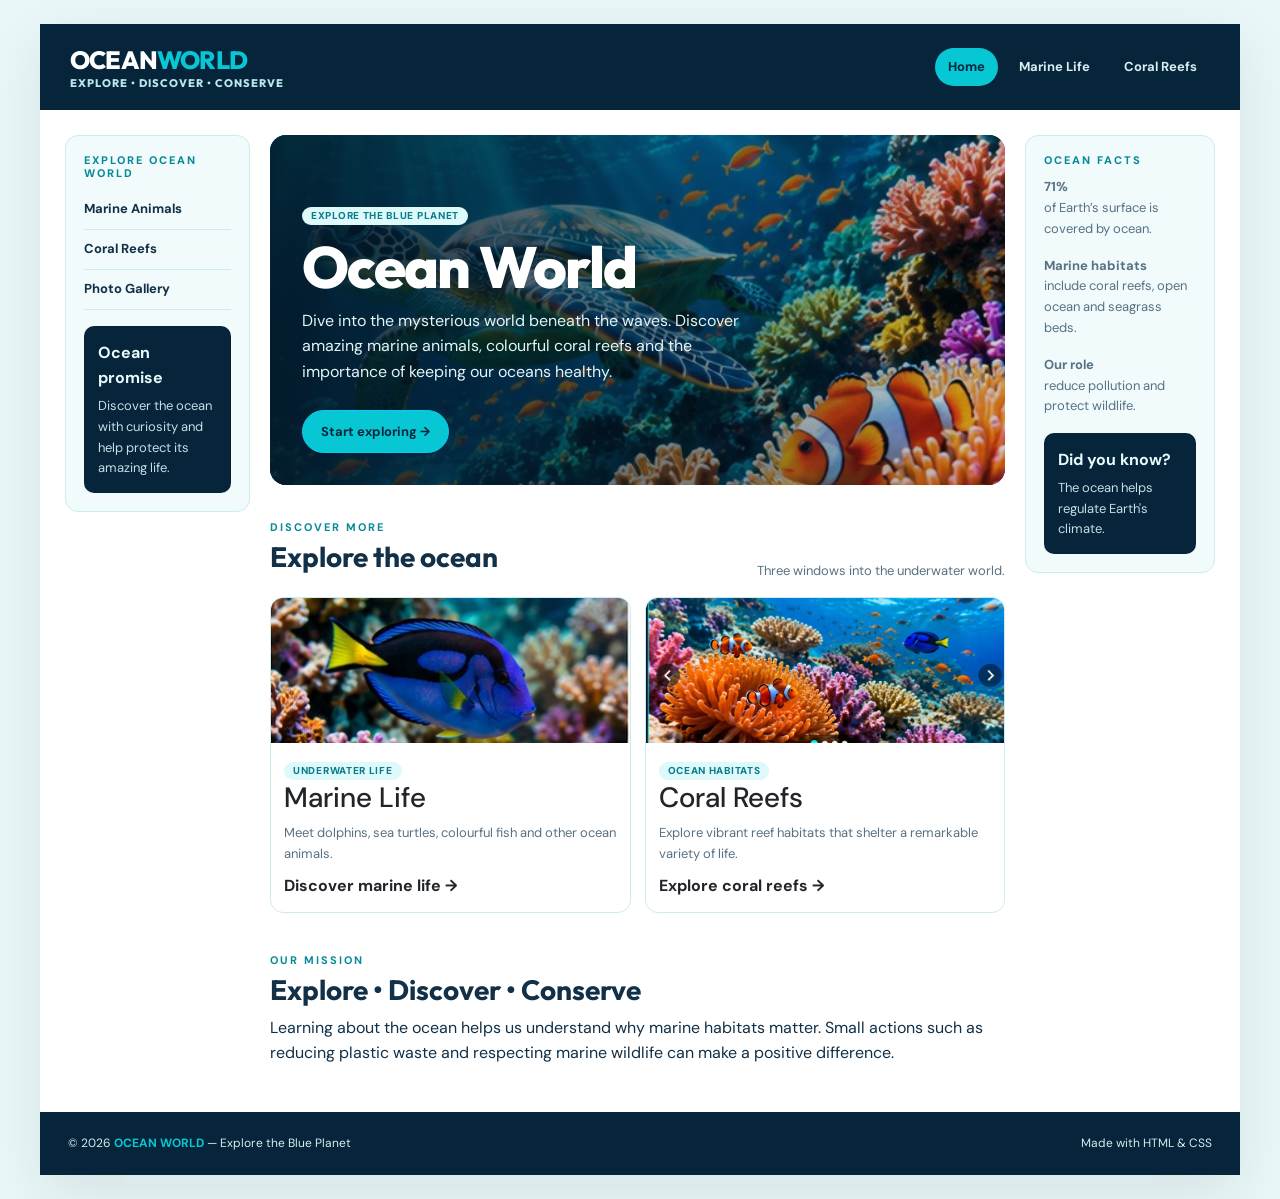
<file: index.html>
<!DOCTYPE html>
<html lang="en">
<head>
    <meta charset="UTF-8">
    <meta name="viewport" content="width=device-width, initial-scale=1.0">
    <title>Ocean World | Explore the Blue Planet</title>
    <link href="https://cdn.jsdelivr.net/npm/bootstrap@5.3.3/dist/css/bootstrap.min.css" rel="stylesheet" integrity="sha384-QWTKZyjpPEjISv5WaRU9OFeRpok6YctnYmDr5pNlyT2bRjXh0JMhjY6hW+ALEwIH" crossorigin="anonymous">
    <link rel="stylesheet" href="styles/main.css">
</head>
<body>
<div class="site container-fluid px-0">

<header class="d-flex flex-wrap align-items-center justify-content-between gap-3">
    <a class="brand" href="index.html">OCEAN<span>WORLD</span><small class="tagline">EXPLORE • DISCOVER • CONSERVE</small></a>
    <nav class="d-flex flex-wrap align-items-center gap-2">
        <a class="active" href="index.html">Home</a>
        <a href="marine-life.html">Marine Life</a>
        <a href="coral-reefs.html">Coral Reefs</a>
    </nav>
</header>

<div class="home-layout">
    <aside>
        <h3>Explore Ocean World</h3>
        <a class="side-link" href="marine-life.html">Marine Animals</a>
        <a class="side-link" href="coral-reefs.html">Coral Reefs</a>
        <a class="side-link" href="coral-reefs.html#gallery">Photo Gallery</a>
        <div class="mini-note">
            <b>Ocean promise</b>
            <p>Discover the ocean with curiosity and help protect its amazing life.</p>
        </div>
    </aside>

    <main>
        <section class="hero">
            <img class="img-fluid" src="images/ocean-hero.jpg" alt="Sea turtle swimming in clear blue ocean water">
            <div class="hero-copy">
                <span class="pill badge rounded-pill">EXPLORE THE BLUE PLANET</span>
                <h1>Ocean World</h1>
                <p>Dive into the mysterious world beneath the waves. Discover amazing marine animals, colourful coral reefs and the importance of keeping our oceans healthy.</p>
                <a class="button btn btn-info rounded-pill fw-bold" href="marine-life.html">Start exploring →</a>
            </div>
        </section>

        <section class="section">
            <div class="section-head">
                <div>
                    <span class="eyebrow text-uppercase fw-bold">Discover more</span>
                    <h2>Explore the ocean</h2>
                </div>
                <p>Three windows into the underwater world.</p>
            </div>

            <div class="cards">
                <article class="card">
                    <img class="img-fluid" src="images/blue-fish.jpg" alt="Blue tropical fish underwater">
                    <div class="pad">
                        <span class="pill badge rounded-pill">UNDERWATER LIFE</span>
                        <h3>Marine Life</h3>
                        <p>Meet dolphins, sea turtles, colourful fish and other ocean animals.</p>
                        <a href="marine-life.html"><b>Discover marine life →</b></a>
                    </div>
                </article>

                <article class="card">
                    <img class="img-fluid" src="images/coral-reef.jpg" alt="Colourful coral reef">
                    <div class="pad">
                        <span class="pill badge rounded-pill">OCEAN HABITATS</span>
                        <h3>Coral Reefs</h3>
                        <p>Explore vibrant reef habitats that shelter a remarkable variety of life.</p>
                        <a href="coral-reefs.html"><b>Explore coral reefs →</b></a>
                    </div>
                </article>
            </div>
        </section>

        <section class="section">
            <span class="eyebrow text-uppercase fw-bold">Our mission</span>
            <h2>Explore • Discover • Conserve</h2>
            <p>Learning about the ocean helps us understand why marine habitats matter. Small actions such as reducing plastic waste and respecting marine wildlife can make a positive difference.</p>
        </section>
    </main>

    <aside>
        <h3>Ocean facts</h3>
        <p><b>71%</b><br>of Earth’s surface is covered by ocean.</p>
        <p><b>Marine habitats</b><br>include coral reefs, open ocean and seagrass beds.</p>
        <p><b>Our role</b><br>reduce pollution and protect wildlife.</p>
        <div class="mini-note">
            <b>Did you know?</b>
            <p>The ocean helps regulate Earth's climate.</p>
        </div>
    </aside>
</div>

<footer class="d-flex flex-wrap align-items-center justify-content-between gap-3">
    <span>© 2026 <strong>OCEAN WORLD</strong> — Explore the Blue Planet</span>
    <span>Made with HTML & CSS</span>
</footer>

</div>
</body>
</html>
</file>
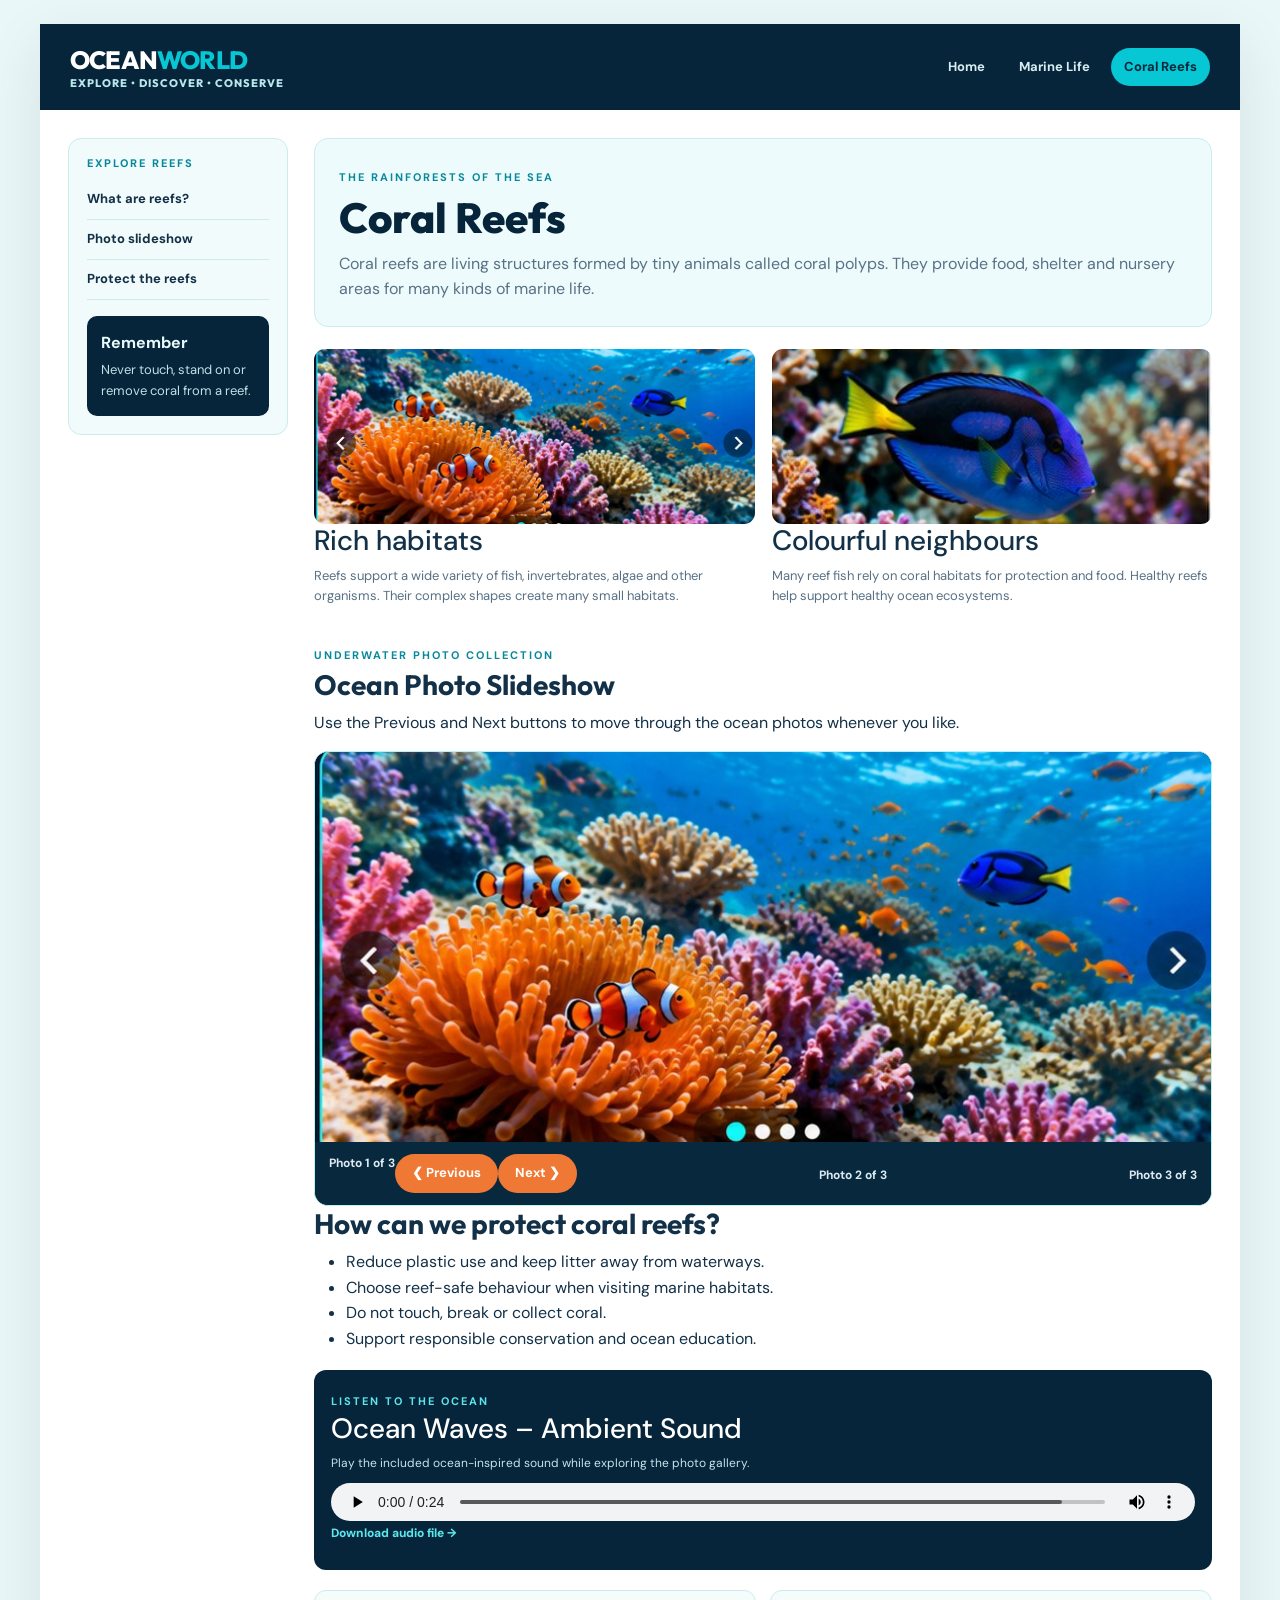
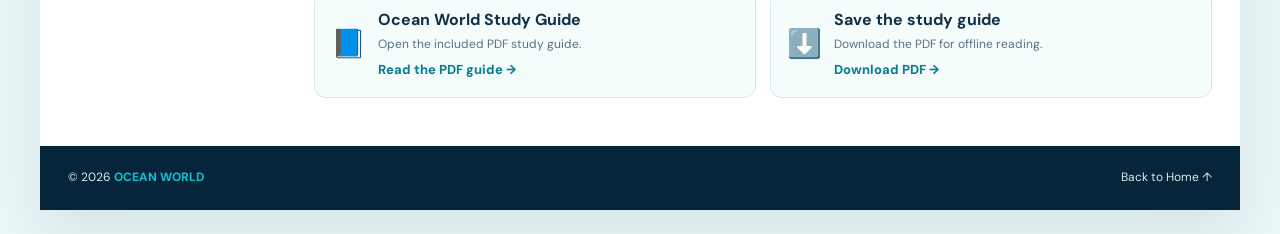
<file: coral-reefs.html>
<!DOCTYPE html>
<html lang="en">
<head>
    <meta charset="UTF-8">
    <meta name="viewport" content="width=device-width, initial-scale=1.0">
    <title>Coral Reefs | Ocean World</title>
    <link href="https://cdn.jsdelivr.net/npm/bootstrap@5.3.3/dist/css/bootstrap.min.css" rel="stylesheet" integrity="sha384-QWTKZyjpPEjISv5WaRU9OFeRpok6YctnYmDr5pNlyT2bRjXh0JMhjY6hW+ALEwIH" crossorigin="anonymous">
    <link rel="stylesheet" href="styles/content.css">
</head>
<body>
<div class="site container-fluid px-0">

<header class="d-flex flex-wrap align-items-center justify-content-between gap-3">
    <a class="brand" href="index.html">OCEAN<span>WORLD</span><small class="tagline">EXPLORE • DISCOVER • CONSERVE</small></a>
    <nav class="d-flex flex-wrap align-items-center gap-2">
        <a href="index.html">Home</a>
        <a href="marine-life.html">Marine Life</a>
        <a class="active" href="coral-reefs.html">Coral Reefs</a>
    </nav>
</header>

<div class="content-layout">
    <aside>
        <h3>Explore reefs</h3>
        <a class="side-link" href="#about">What are reefs?</a>
        <a class="side-link" href="#gallery">Photo slideshow</a>
        <a class="side-link" href="#protect">Protect the reefs</a>
        <div class="mini-note">
            <b>Remember</b>
            <p>Never touch, stand on or remove coral from a reef.</p>
        </div>
    </aside>

    <main>
        <section class="page-intro" id="about">
            <span class="eyebrow text-uppercase fw-bold">The rainforests of the sea</span>
            <h1>Coral Reefs</h1>
            <p>Coral reefs are living structures formed by tiny animals called coral polyps. They provide food, shelter and nursery areas for many kinds of marine life.</p>
        </section>

        <div class="article-grid">
            <article>
                <img class="img-fluid" src="images/coral-reef.jpg" alt="Colourful coral reef underwater">
                <h3>Rich habitats</h3>
                <p>Reefs support a wide variety of fish, invertebrates, algae and other organisms. Their complex shapes create many small habitats.</p>
            </article>

            <article>
                <img class="img-fluid" src="images/blue-fish.jpg" alt="Blue tropical fish swimming">
                <h3>Colourful neighbours</h3>
                <p>Many reef fish rely on coral habitats for protection and food. Healthy reefs help support healthy ocean ecosystems.</p>
            </article>
        </div>

        <section id="gallery">
            <span class="eyebrow text-uppercase fw-bold">Underwater photo collection</span>
            <h2>Ocean Photo Slideshow</h2>
            <p>Use the Previous and Next buttons to move through the ocean photos whenever you like.</p>

            <div class="manual-slider" aria-label="Manual ocean photo slideshow">
                <input type="radio" name="ocean-slides" id="ocean-slide-1" checked>
                <input type="radio" name="ocean-slides" id="ocean-slide-2">
                <input type="radio" name="ocean-slides" id="ocean-slide-3">

                <div class="slide-window">
                    <img class="slide-photo photo-1" src="images/coral-reef.jpg" alt="Colourful coral reef with tropical fish">
                    <img class="slide-photo photo-2" src="images/marine-life.jpg" alt="Marine life swimming underwater">
                    <img class="slide-photo photo-3" src="images/diver.jpg" alt="Scuba diver exploring the ocean">
                </div>

                <div class="slide-controls">
                    <div class="controls-1">
                        <span class="slide-count">Photo 1 of 3</span>
                        <label for="ocean-slide-3">❮ Previous</label>
                        <label for="ocean-slide-2">Next ❯</label>
                    </div>

                    <div class="controls-2">
                        <label for="ocean-slide-1">❮ Previous</label>
                        <span class="slide-count">Photo 2 of 3</span>
                        <label for="ocean-slide-3">Next ❯</label>
                    </div>

                    <div class="controls-3">
                        <label for="ocean-slide-2">❮ Previous</label>
                        <span class="slide-count">Photo 3 of 3</span>
                        <label for="ocean-slide-1">Next ❯</label>
                    </div>
                </div>
            </div>
        </section>

        <section id="protect">
            <h2>How can we protect coral reefs?</h2>
            <ul>
                <li>Reduce plastic use and keep litter away from waterways.</li>
                <li>Choose reef-safe behaviour when visiting marine habitats.</li>
                <li>Do not touch, break or collect coral.</li>
                <li>Support responsible conservation and ocean education.</li>
            </ul>
        </section>

        <section class="audio-box" id="audio-resource">
            <span class="eyebrow text-uppercase fw-bold" style="color:#5ce6eb">Listen to the ocean</span>
            <h3>Ocean Waves – Ambient Sound</h3>
            <p>Play the included ocean-inspired sound while exploring the photo gallery.</p>
            <audio controls preload="metadata">
                <source src="audio/ocean-waves.wav" type="audio/wav">
                Your browser does not support audio playback.
            </audio>
            <p><a href="audio/ocean-waves.wav" download style="color:#5ce6eb;font-weight:800">Download audio file →</a></p>
        </section>

        <div class="resource-row">
            <div class="resource">
                <span class="symbol">📘</span>
                <div>
                    <b>Ocean World Study Guide</b>
                    <p>Open the included PDF study guide.</p>
                    <a href="pdf/Ocean_World_Study_Guide.pdf" target="_blank" rel="noopener">Read the PDF guide →</a>
                </div>
            </div>

            <div class="resource">
                <span class="symbol">⬇️</span>
                <div>
                    <b>Save the study guide</b>
                    <p>Download the PDF for offline reading.</p>
                    <a href="pdf/Ocean_World_Study_Guide.pdf" download>Download PDF →</a>
                </div>
            </div>
        </div>
    </main>
</div>

<footer class="d-flex flex-wrap align-items-center justify-content-between gap-3">
    <span>© 2026 <strong>OCEAN WORLD</strong></span>
    <span><a href="index.html">Back to Home ↑</a></span>
</footer>

</div>
</body>
</html>
</file>
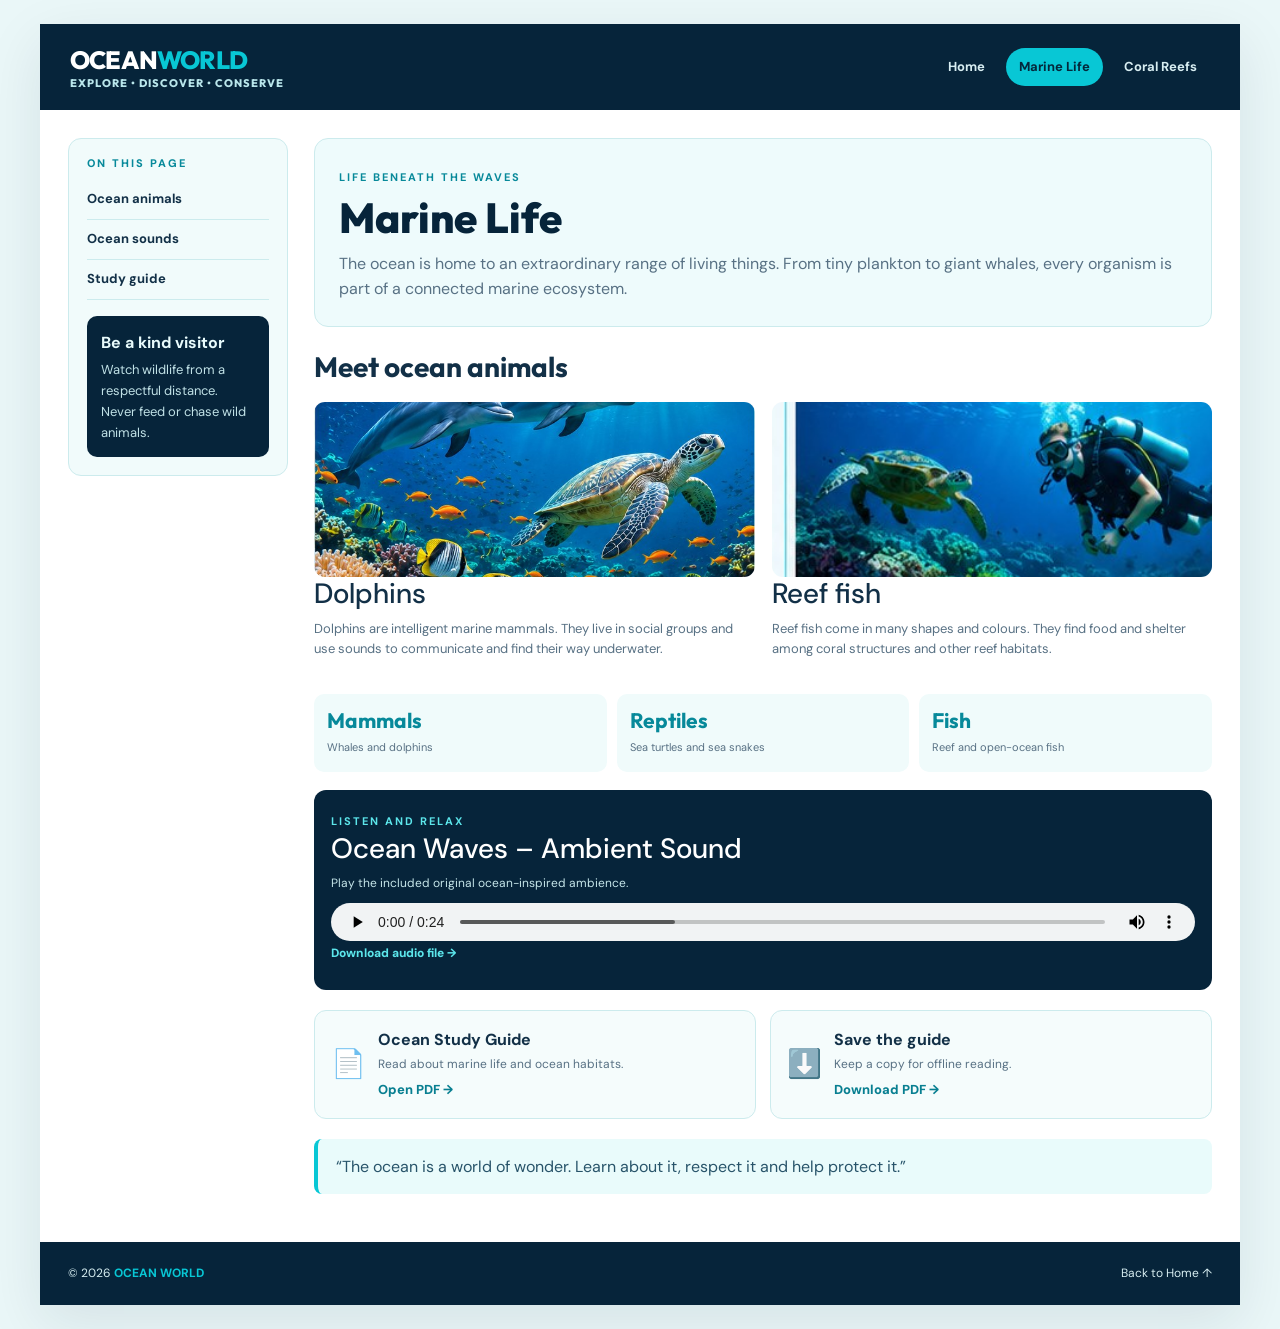
<file: marine-life.html>
<!DOCTYPE html>
<html lang="en">
<head>
    <meta charset="UTF-8">
    <meta name="viewport" content="width=device-width, initial-scale=1.0">
    <title>Marine Life | Ocean World</title>
    <link href="https://cdn.jsdelivr.net/npm/bootstrap@5.3.3/dist/css/bootstrap.min.css" rel="stylesheet" integrity="sha384-QWTKZyjpPEjISv5WaRU9OFeRpok6YctnYmDr5pNlyT2bRjXh0JMhjY6hW+ALEwIH" crossorigin="anonymous">
    <link rel="stylesheet" href="styles/content.css">
</head>
<body>
<div class="site container-fluid px-0">

<header class="d-flex flex-wrap align-items-center justify-content-between gap-3">
    <a class="brand" href="index.html">OCEAN<span>WORLD</span><small class="tagline">EXPLORE • DISCOVER • CONSERVE</small></a>
    <nav class="d-flex flex-wrap align-items-center gap-2">
        <a href="index.html">Home</a>
        <a class="active" href="marine-life.html">Marine Life</a>
        <a href="coral-reefs.html">Coral Reefs</a>
    </nav>
</header>

<div class="content-layout">
    <aside>
        <h3>On this page</h3>
        <a class="side-link" href="#animals">Ocean animals</a>
        <a class="side-link" href="#sound">Ocean sounds</a>
        <a class="side-link" href="#resources">Study guide</a>
        <div class="mini-note">
            <b>Be a kind visitor</b>
            <p>Watch wildlife from a respectful distance. Never feed or chase wild animals.</p>
        </div>
    </aside>

    <main>
        <section class="page-intro">
            <span class="eyebrow text-uppercase fw-bold">Life beneath the waves</span>
            <h1>Marine Life</h1>
            <p>The ocean is home to an extraordinary range of living things. From tiny plankton to giant whales, every organism is part of a connected marine ecosystem.</p>
        </section>

        <section id="animals">
            <h2>Meet ocean animals</h2>
            <div class="article-grid">
                <article>
                    <img class="img-fluid" src="images/marine-life.jpg" alt="Dolphins and sea turtle in a coral reef">
                    <h3>Dolphins</h3>
                    <p>Dolphins are intelligent marine mammals. They live in social groups and use sounds to communicate and find their way underwater.</p>
                </article>

                <article>
                    <img class="img-fluid" src="images/diver.jpg" alt="Scuba diver exploring a reef">
                    <h3>Reef fish</h3>
                    <p>Reef fish come in many shapes and colours. They find food and shelter among coral structures and other reef habitats.</p>
                </article>
            </div>

            <div class="facts">
                <div class="fact">
                    <strong>Mammals</strong>
                    <span>Whales and dolphins</span>
                </div>
                <div class="fact">
                    <strong>Reptiles</strong>
                    <span>Sea turtles and sea snakes</span>
                </div>
                <div class="fact">
                    <strong>Fish</strong>
                    <span>Reef and open-ocean fish</span>
                </div>
            </div>
        </section>

        <section class="audio-box" id="sound">
            <span class="eyebrow text-uppercase fw-bold" style="color:#5ce6eb">Listen and relax</span>
            <h3>Ocean Waves – Ambient Sound</h3>
            <p>Play the included original ocean-inspired ambience.</p>
            <audio controls preload="metadata">
                <source src="audio/ocean-waves.wav" type="audio/wav">
                Your browser does not support audio playback.
            </audio>
            <p><a href="audio/ocean-waves.wav" download style="color:#5ce6eb;font-weight:800">Download audio file →</a></p>
        </section>

        <section class="resource-row" id="resources">
            <div class="resource">
                <span class="symbol">📄</span>
                <div>
                    <b>Ocean Study Guide</b>
                    <p>Read about marine life and ocean habitats.</p>
                    <a href="pdf/Ocean_World_Study_Guide.pdf" target="_blank">Open PDF →</a>
                </div>
            </div>

            <div class="resource">
                <span class="symbol">⬇️</span>
                <div>
                    <b>Save the guide</b>
                    <p>Keep a copy for offline reading.</p>
                    <a href="pdf/Ocean_World_Study_Guide.pdf" download>Download PDF →</a>
                </div>
            </div>
        </section>

        <div class="quote">“The ocean is a world of wonder. Learn about it, respect it and help protect it.”</div>
    </main>
</div>

<footer class="d-flex flex-wrap align-items-center justify-content-between gap-3">
    <span>© 2026 <strong>OCEAN WORLD</strong></span>
    <span><a href="index.html">Back to Home ↑</a></span>
</footer>

</div>
</body>
</html>
</file>
<file: styles/main.css>
@import url('https://fonts.googleapis.com/css2?family=DM+Sans:wght@400;500;600;700&family=Outfit:wght@500;600;700;800&display=swap');

:root {
    --navy: #06243a;
    --deep: #031827;
    --teal: #08c7d5;
    --aqua: #a8f4f4;
    --ink: #123047;
    --muted: #587184;
    --pale: #eefbfc;
    --line: #ccebed;
    --white: #fff;
}

* {
    box-sizing: border-box;
}

html {
    scroll-behavior: smooth;
}

body {
    margin: 0;
    background: #eaf7f8;
    color: var(--ink);
    font-family: 'DM Sans', Arial, sans-serif;
    line-height: 1.6;
}

.site {
    max-width: 1200px;
    margin: 24px auto;
    background: #fff;
    box-shadow: 0 18px 55px #06243a18;
    min-height: 90vh;
}

a {
    color: inherit;
    text-decoration: none;
}

img {
    max-width: 100%;
    display: block;
}

header {
    background: var(--navy);
    color: white;
    padding: 20px 30px;
    display: flex;
    justify-content: space-between;
    align-items: center;
    gap: 18px;
}

.brand {
    font: 800 25px Outfit, sans-serif;
    letter-spacing: -.8px;
}

.brand span {
    color: var(--teal);
}

.tagline {
    font-size: 11px;
    color: #b9e6eb;
    display: block;
    letter-spacing: 1px;
}

nav {
    display: flex;
    gap: 7px;
    flex-wrap: wrap;
}

nav a {
    font-size: 13px;
    font-weight: 700;
    color: #d7edf1;
    padding: 9px 13px;
    border-radius: 25px;
}

nav a:hover,
nav a.active {
    background: var(--teal);
    color: #04283b;
}

.home-layout {
    display: grid;
    grid-template-columns: 185px minmax(0, 1fr) 190px;
    gap: 20px;
    padding: 25px;
}

.content-layout {
    display: grid;
    grid-template-columns: 220px minmax(0, 1fr);
    gap: 26px;
    padding: 28px;
}

aside {
    background: #f1fbfb;
    border: 1px solid var(--line);
    padding: 18px;
    border-radius: 13px;
    align-self: start;
}

aside h3,
.eyebrow {
    font-size: 11px;
    letter-spacing: 2px;
    text-transform: uppercase;
    color: #07899a;
    font-weight: 800;
    margin: 0 0 10px;
}

aside p,
aside li {
    font-size: 13px;
    color: var(--muted);
}

aside ul {
    padding-left: 18px;
}

.side-link {
    display: block;
    padding: 9px 0;
    border-bottom: 1px solid var(--line);
    font-size: 13px;
    font-weight: 700;
}

.side-link:last-child {
    border: 0;
}

.mini-note {
    background: var(--navy);
    color: #e8fbfc;
    border-radius: 10px;
    padding: 14px;
    margin-top: 16px;
}

.mini-note p {
    color: #c0e1e6;
    margin: 5px 0 0;
}

.hero {
    min-height: 350px;
    border-radius: 16px;
    overflow: hidden;
    position: relative;
    display: flex;
    align-items: end;
    background: var(--navy);
    color: white;
}

.hero img {
    position: absolute;
    inset: 0;
    width: 100%;
    height: 100%;
    object-fit: cover;
    opacity: .83;
}

.hero:after {
    content: '';
    position: absolute;
    inset: 0;
    background: linear-gradient(90deg, #031827e8 0%, #03182775 52%, transparent 100%);
}

.hero-copy {
    position: relative;
    z-index: 1;
    padding: 32px;
    max-width: 540px;
}

.hero h1 {
    font: 800 clamp(36px, 5vw, 58px)/1.05 Outfit;
    margin: 10px 0;
    letter-spacing: -1.7px;
}

.hero p {
    color: #e2f5f7;
    max-width: 460px;
}

.button {
    display: inline-block;
    background: var(--teal);
    color: #04283b;
    font-weight: 800;
    font-size: 13px;
    padding: 11px 18px;
    border-radius: 30px;
    margin-top: 9px;
}

.section {
    padding: 28px 0 5px;
}

.section-head {
    display: flex;
    align-items: end;
    justify-content: space-between;
    gap: 12px;
    margin-bottom: 15px;
}

.section-head h2,
h2 {
    font: 700 28px Outfit;
    margin: 0 0 8px;
}

.section-head p {
    font-size: 13px;
    color: var(--muted);
    margin: 0;
}

.cards {
    display: grid;
    grid-template-columns: repeat(2, minmax(0, 1fr));
    gap: 14px;
}

.card {
    border: 1px solid var(--line);
    border-radius: 13px;
    overflow: hidden;
    background: #fff;
}

.card img {
    width: 100%;
    height: 145px;
    object-fit: cover;
}

.pad {
    padding: 13px;
}

.pad p {
    font-size: 13px;
    color: var(--muted);
    margin: 5px 0 9px;
}

.pill {
    display: inline-block;
    background: #ddf9f9;
    color: #087c8c;
    padding: 4px 9px;
    border-radius: 20px;
    font-size: 10px;
    font-weight: 800;
    letter-spacing: .7px;
}

.page-intro {
    background: var(--pale);
    border: 1px solid var(--line);
    border-radius: 14px;
    padding: 24px;
    margin-bottom: 22px;
}

.page-intro h1 {
    font: 800 42px/1.1 Outfit;
    margin: 6px 0 10px;
    color: var(--navy);
}

.page-intro p {
    margin: 0;
    color: var(--muted);
}

.article-grid {
    display: grid;
    grid-template-columns: repeat(2, minmax(0, 1fr));
    gap: 17px;
    margin: 18px 0;
}

.article-grid img {
    height: 175px;
    width: 100%;
    object-fit: cover;
    border-radius: 11px;
}

.article-grid p {
    font-size: 13px;
    color: var(--muted);
}

.facts {
    display: grid;
    grid-template-columns: repeat(3, 1fr);
    gap: 10px;
    margin: 18px 0;
}

.fact {
    background: #f0fbfb;
    border-radius: 10px;
    padding: 13px;
}

.fact strong {
    display: block;
    color: #07899a;
    font: 700 21px Outfit;
}

.fact span {
    font-size: 11px;
    color: var(--muted);
}

.slideshow {
    position: relative;
    overflow: hidden;
    border-radius: 14px;
    height: 300px;
    background: #06243a;
}

.slides {
    display: flex;
    width: 300%;
    height: 100%;
    animation: slide 15s infinite;
}

.slideshow:hover .slides {
    animation-play-state: paused;
}

.slides img {
    width: 33.3333%;
    height: 100%;
    object-fit: cover;
    flex-shrink: 0;
}

@keyframes slide {
    0%, 28% { transform: translateX(0); }
    33%, 61% { transform: translateX(-33.3333%); }
    66%, 94% { transform: translateX(-66.6666%); }
    100% { transform: translateX(0); }
}

.slide-label {
    font-size: 12px;
    color: #fff;
    background: #06243ad9;
    padding: 8px 13px;
    position: absolute;
    bottom: 12px;
    left: 12px;
    border-radius: 20px;
}

.resource-row {
    display: grid;
    grid-template-columns: 1fr 1fr;
    gap: 14px;
    margin: 20px 0;
}

.resource {
    border: 1px solid var(--line);
    background: #f5fcfc;
    border-radius: 12px;
    padding: 16px;
    display: flex;
    align-items: center;
    gap: 12px;
}

.resource .symbol {
    font-size: 28px;
}

.resource p {
    font-size: 12px;
    color: var(--muted);
    margin: 2px 0;
}

.resource a {
    font-weight: 800;
    color: #087f91;
    font-size: 13px;
}

.audio-box {
    background: var(--navy);
    color: white;
    border-radius: 12px;
    padding: 17px;
    margin: 18px 0;
}

.audio-box p {
    color: #c5e5e9;
    font-size: 12px;
    margin: 3px 0 10px;
}

.audio-box audio {
    width: 100%;
    height: 38px;
}

.quote {
    background: #e9fbfb;
    border-left: 4px solid var(--teal);
    padding: 15px 18px;
    border-radius: 8px;
    margin: 20px 0;
    color: #28546a;
}

footer {
    background: var(--navy);
    color: #d6edf0;
    padding: 22px 28px;
    display: flex;
    justify-content: space-between;
    gap: 12px;
    flex-wrap: wrap;
    font-size: 12px;
}

footer strong {
    color: var(--teal);
}

@media (max-width: 850px) {
    .site { margin: 0 auto; }
    .home-layout { grid-template-columns: 1fr; }
    .home-layout aside { display: none; }
    .content-layout { grid-template-columns: 1fr; }
    .content-layout aside { order: 2; }
}

@media (max-width: 560px) {
    header {
        padding: 17px;
        align-items: flex-start;
        flex-direction: column;
    }

    .brand { font-size: 23px; }
    nav { gap: 3px; }
    nav a { font-size: 12px; padding: 8px 10px; }

    .home-layout,
    .content-layout { padding: 16px; }

    .hero { min-height: 310px; }
    .hero-copy { padding: 22px; }

    .cards,
    .article-grid,
    .resource-row { grid-template-columns: 1fr; }

    .facts { grid-template-columns: 1fr; }
    .slideshow { height: 230px; }
    .page-intro h1 { font-size: 34px; }
    footer { padding: 18px; }
}
</file>
<file: styles/content.css>
@import url('main.css');

/* Content-page-specific refinements */
.content-layout > main { min-width: 0; }
.content-layout section { scroll-margin-top: 18px; }
.content-layout audio { display: block; max-width: 100%; }
.content-layout .resource-row { align-items: stretch; }
.content-layout .resource { min-height: 104px; }

/* Manual Ocean Photo Slider — CSS only, no autoplay and no JavaScript */
.manual-slider {
  position: relative;
  width: 100%;
  max-width: 100%;
  overflow: hidden;
  border-radius: 14px;
  background: #06243a;
  border: 1px solid #b7f2f3;
}
.manual-slider input[type="radio"] {
  position: absolute;
  width: 1px;
  height: 1px;
  opacity: 0;
  pointer-events: none;
}
.manual-slider .slide-window {
  position: relative;
  width: 100%;
  height: clamp(230px, 38vw, 390px);
  overflow: hidden;
}
.manual-slider .slide-photo {
  display: none;
  width: 100%;
  height: 100%;
  object-fit: cover;
}
#ocean-slide-1:checked ~ .slide-window .photo-1,
#ocean-slide-2:checked ~ .slide-window .photo-2,
#ocean-slide-3:checked ~ .slide-window .photo-3 {
  display: block;
  animation: manualPhotoIn .28s ease-out;
}
@keyframes manualPhotoIn {
  from { opacity: .55; transform: scale(1.015); }
  to { opacity: 1; transform: scale(1); }
}
.manual-slider .slide-controls {
  display: flex;
  justify-content: space-between;
  align-items: center;
  gap: 12px;
  padding: 12px 14px;
  background: #08283e;
}
.manual-slider .slide-controls label {
  display: none;
  cursor: pointer;
  color: #fff;
  background: #f07835;
  border-radius: 24px;
  padding: 9px 17px;
  font-size: 13px;
  font-weight: 700;
  user-select: none;
  transition: background .2s ease, transform .2s ease;
}
.manual-slider .slide-controls label:hover {
  background: #d95e25;
  transform: translateY(-1px);
}
#ocean-slide-1:checked ~ .slide-controls .controls-1,
#ocean-slide-2:checked ~ .slide-controls .controls-2,
#ocean-slide-3:checked ~ .slide-controls .controls-3 {
  display: flex;
}

#ocean-slide-1:checked ~ .slide-controls .controls-1 label,
#ocean-slide-2:checked ~ .slide-controls .controls-2 label,
#ocean-slide-3:checked ~ .slide-controls .controls-3 label {
  display: inline-block;
}
.manual-slider .slide-count {
  color: #dceaf2;
  font-size: 12px;
  font-weight: 700;
}
@media (max-width: 560px) {
  .manual-slider .slide-window { height: 230px; }
  .manual-slider .slide-controls label { padding: 8px 12px; font-size: 12px; }
}
@media (prefers-reduced-motion: reduce) {
  .manual-slider .slide-photo { animation: none !important; }
}
</file>
